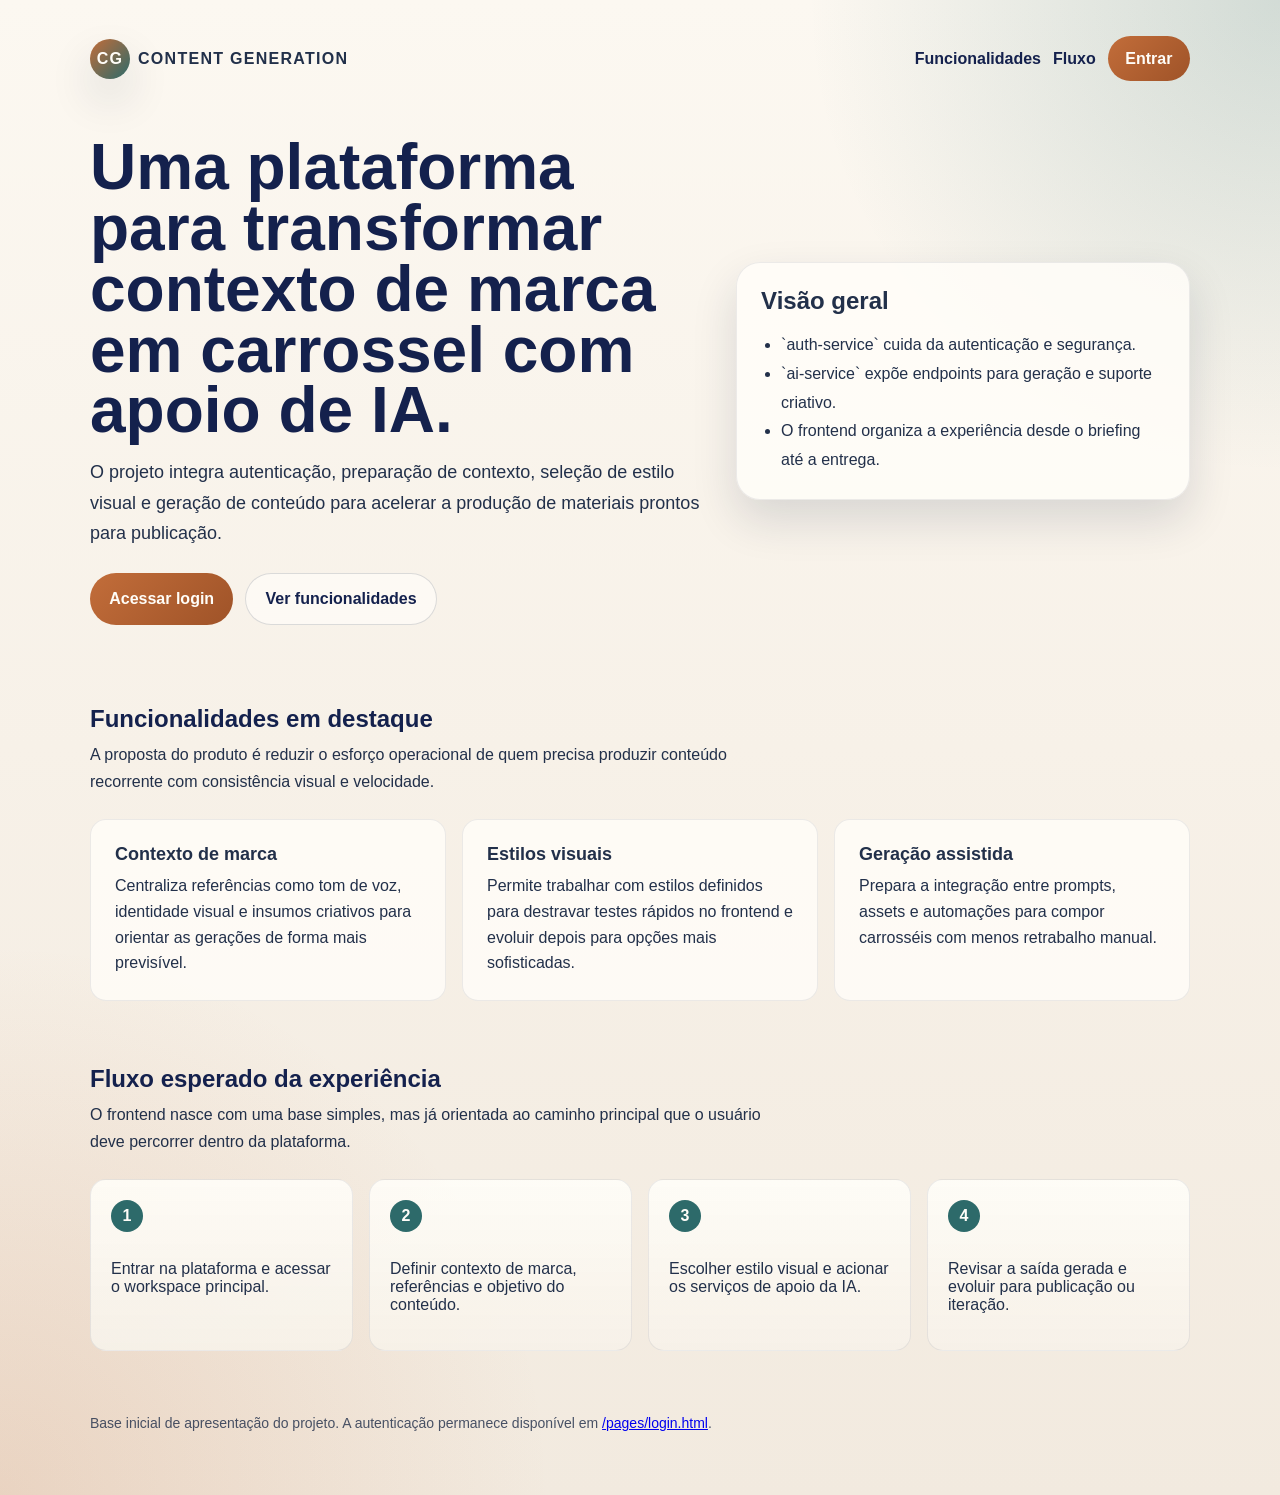
<file: frontend/index.html>
<!DOCTYPE html>
<html lang="pt-BR">
  <head>
    <meta charset="UTF-8" />
    <meta name="viewport" content="width=device-width, initial-scale=1.0" />
    <title>Content Generation | Overview</title>
    <link rel="stylesheet" href=".//css/design-tokens.css" />
    <link rel="stylesheet" href=".//css/home.css" />
  </head>
  <body>
    <div class="home-shell">
      <header class="home-header">
        <div class="home-brand">
          <span class="home-brand-mark">CG</span>
          <span>Content Generation</span>
        </div>
        <nav class="home-nav" aria-label="Navegacao principal">
          <a href="#funcionalidades">Funcionalidades</a>
          <a href="#fluxo">Fluxo</a>
          <a class="home-cta" href="/pages/login.html">Entrar</a>
        </nav>
      </header>

      <main>
        <section class="hero">
          <div class="hero-copy">
            <h1>Uma plataforma para transformar contexto de marca em carrossel com apoio de IA.</h1>
            <p>
              O projeto integra autenticação, preparação de contexto, seleção de estilo visual
              e geração de conteúdo para acelerar a produção de materiais prontos para publicação.
            </p>
            <div class="hero-actions">
              <a class="primary" href="/pages/login.html">Acessar login</a>
              <a class="secondary" href="#funcionalidades">Ver funcionalidades</a>
            </div>
          </div>

          <aside class="hero-panel" aria-label="Resumo do projeto">
            <h2>Visão geral</h2>
            <ul>
              <li>`auth-service` cuida da autenticação e segurança.</li>
              <li>`ai-service` expõe endpoints para geração e suporte criativo.</li>
              <li>O frontend organiza a experiência desde o briefing até a entrega.</li>
            </ul>
          </aside>
        </section>

        <section class="section" id="funcionalidades">
          <h2>Funcionalidades em destaque</h2>
          <p>
            A proposta do produto é reduzir o esforço operacional de quem precisa produzir
            conteúdo recorrente com consistência visual e velocidade.
          </p>

          <div class="feature-grid">
            <article class="feature-card">
              <h3>Contexto de marca</h3>
              <p>
                Centraliza referências como tom de voz, identidade visual e insumos criativos
                para orientar as gerações de forma mais previsível.
              </p>
            </article>

            <article class="feature-card">
              <h3>Estilos visuais</h3>
              <p>
                Permite trabalhar com estilos definidos para destravar testes rápidos no frontend
                e evoluir depois para opções mais sofisticadas.
              </p>
            </article>

            <article class="feature-card">
              <h3>Geração assistida</h3>
              <p>
                Prepara a integração entre prompts, assets e automações para compor carrosséis
                com menos retrabalho manual.
              </p>
            </article>
          </div>
        </section>

        <section class="section" id="fluxo">
          <h2>Fluxo esperado da experiência</h2>
          <p>
            O frontend nasce com uma base simples, mas já orientada ao caminho principal que o
            usuário deve percorrer dentro da plataforma.
          </p>

          <div class="flow-list">
            <article class="flow-step">
              <strong>1</strong>
              <p>Entrar na plataforma e acessar o workspace principal.</p>
            </article>
            <article class="flow-step">
              <strong>2</strong>
              <p>Definir contexto de marca, referências e objetivo do conteúdo.</p>
            </article>
            <article class="flow-step">
              <strong>3</strong>
              <p>Escolher estilo visual e acionar os serviços de apoio da IA.</p>
            </article>
            <article class="flow-step">
              <strong>4</strong>
              <p>Revisar a saída gerada e evoluir para publicação ou iteração.</p>
            </article>
          </div>
        </section>
      </main>

      <footer class="footer-note">
        Base inicial de apresentação do projeto. A autenticação permanece disponível em
        <a href="/pages/login.html">/pages/login.html</a>.
      </footer>
    </div>
  </body>
</html>
</file>
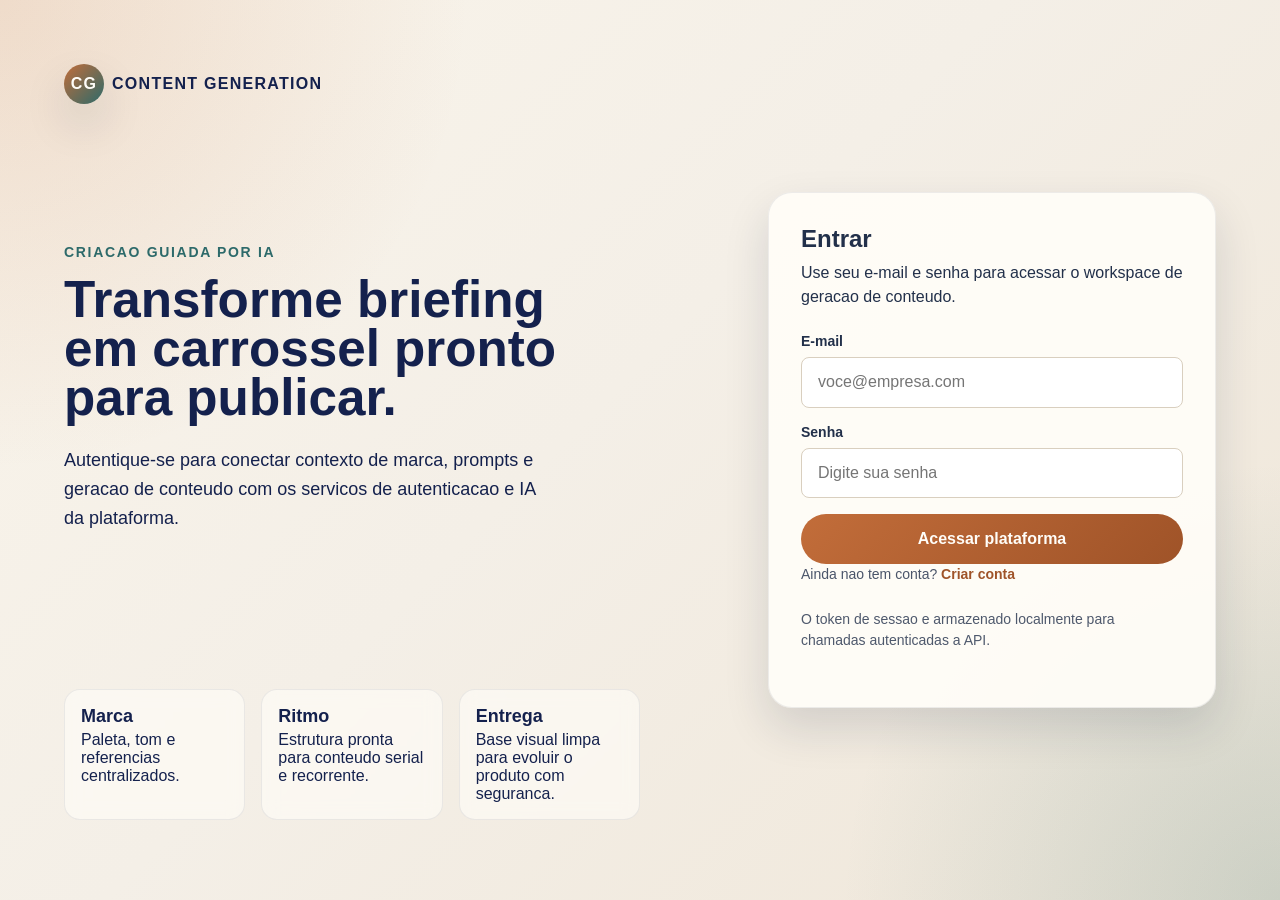
<file: frontend/pages/login.html>
<!DOCTYPE html>
<html lang="pt-BR">
  <head>
    <meta charset="UTF-8" />
    <meta name="viewport" content="width=device-width, initial-scale=1.0" />
    <title>Content Generation | Login</title>
    <link rel="stylesheet" href="../css/design-tokens.css" />
    <link rel="stylesheet" href="../css/login.css" />
  </head>
  <body>
    <main class="login-shell">
      <section class="login-hero" aria-label="Apresentacao da plataforma">
        <div class="login-brand">
          <span class="login-brand-mark">CG</span>
          <a href="/">Content Generation</a>
        </div>

        <div class="login-hero-copy">
          <p class="login-eyebrow">Criacao guiada por IA</p>
          <h1 class="login-title">Transforme briefing em carrossel pronto para publicar.</h1>
          <p class="login-description">
            Autentique-se para conectar contexto de marca, prompts e geracao de conteudo
            com os servicos de autenticacao e IA da plataforma.
          </p>
        </div>

        <ul class="login-highlights" aria-label="Destaques da plataforma">
          <li>
            <strong>Marca</strong>
            Paleta, tom e referencias centralizados.
          </li>
          <li>
            <strong>Ritmo</strong>
            Estrutura pronta para conteudo serial e recorrente.
          </li>
          <li>
            <strong>Entrega</strong>
            Base visual limpa para evoluir o produto com seguranca.
          </li>
        </ul>
      </section>

      <section class="login-panel" aria-label="Formulario de acesso">
        <div class="login-card">
          <h1>Entrar</h1>
          <p>
            Use seu e-mail e senha para acessar o workspace de geracao de conteudo.
          </p>

          <p id="login-feedback" class="login-feedback" aria-live="polite" hidden></p>

          <form class="login-form">
            <div class="login-field">
              <label for="email">E-mail</label>
              <input
                id="email"
                name="email"
                type="email"
                placeholder="voce@empresa.com"
                required
                autocomplete="email"
              />
            </div>

            <div class="login-field">
              <label for="password">Senha</label>
              <input
                id="password"
                name="password"
                type="password"
                placeholder="Digite sua senha"
                required
                autocomplete="current-password"
                minlength="8"
              />
            </div>

            <button class="login-submit" type="submit">Acessar plataforma</button>
          </form>

          <p class="login-switch-link">
            Ainda nao tem conta?
            <a href="/pages/register.html">Criar conta</a>
          </p>

          <p class="login-meta">
            O token de sessao e armazenado localmente para chamadas autenticadas a API.
          </p>
        </div>
      </section>
    </main>
    <script type="module" src="../js/login-page.js?v=20260525"></script>
  </body>
</html>
</file>
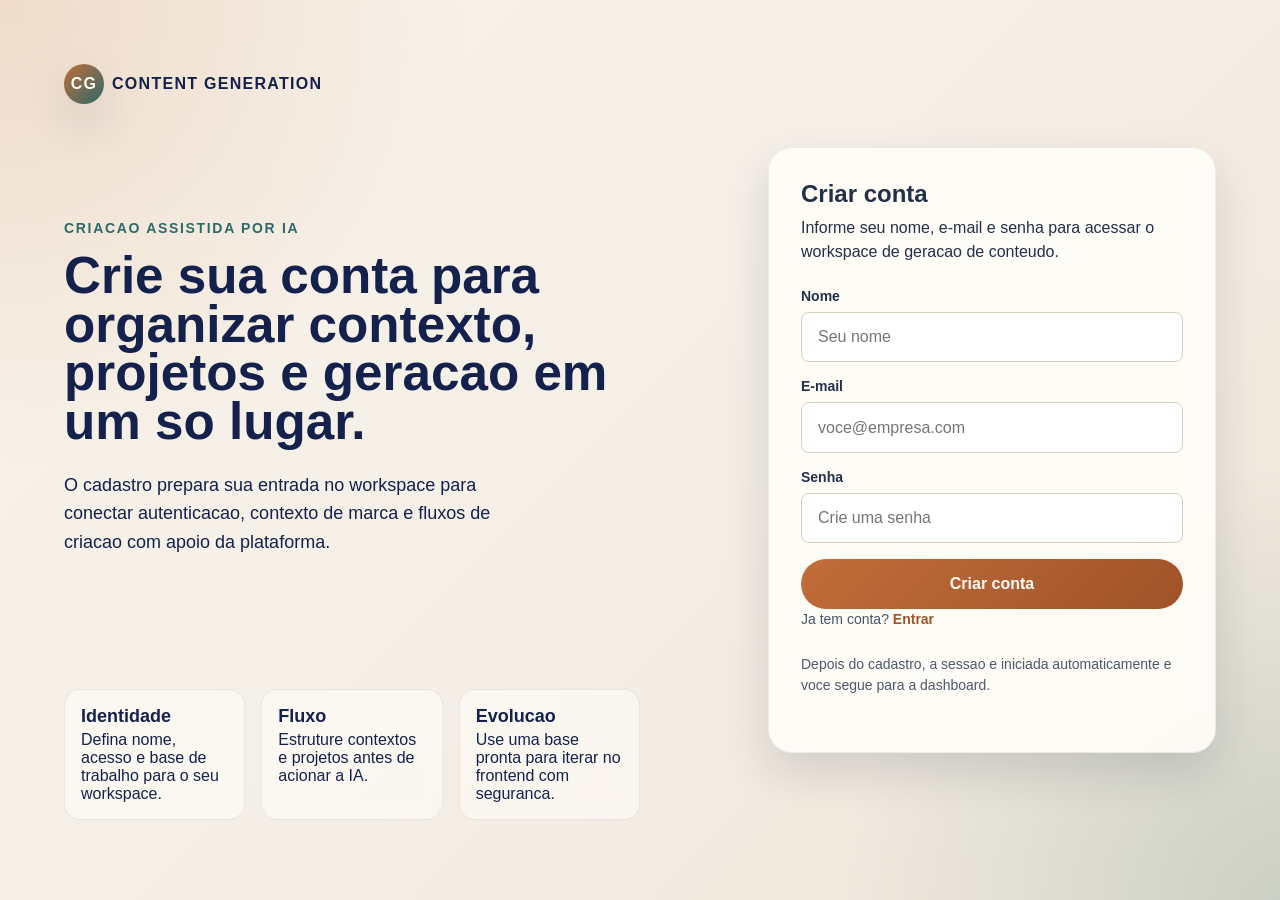
<file: frontend/pages/register.html>
<!DOCTYPE html>
<html lang="pt-BR">
  <head>
    <meta charset="UTF-8" />
    <meta name="viewport" content="width=device-width, initial-scale=1.0" />
    <title>Content Generation | Criar conta</title>
    <link rel="stylesheet" href="../css/design-tokens.css" />
    <link rel="stylesheet" href="../css/login.css" />
  </head>
  <body>
    <main class="login-shell">
      <section class="login-hero" aria-label="Apresentacao da plataforma">
        <div class="login-brand">
          <span class="login-brand-mark">CG</span>
          <a href="/">Content Generation</a>
        </div>

        <div class="login-hero-copy">
          <p class="login-eyebrow">Criacao assistida por IA</p>
          <h1 class="login-title">Crie sua conta para organizar contexto, projetos e geracao em um so lugar.</h1>
          <p class="login-description">
            O cadastro prepara sua entrada no workspace para conectar autenticacao,
            contexto de marca e fluxos de criacao com apoio da plataforma.
          </p>
        </div>

        <ul class="login-highlights" aria-label="Destaques da plataforma">
          <li>
            <strong>Identidade</strong>
            Defina nome, acesso e base de trabalho para o seu workspace.
          </li>
          <li>
            <strong>Fluxo</strong>
            Estruture contextos e projetos antes de acionar a IA.
          </li>
          <li>
            <strong>Evolucao</strong>
            Use uma base pronta para iterar no frontend com seguranca.
          </li>
        </ul>
      </section>

      <section class="login-panel" aria-label="Formulario de cadastro">
        <div class="login-card">
          <h1>Criar conta</h1>
          <p>
            Informe seu nome, e-mail e senha para acessar o workspace de geracao de conteudo.
          </p>

          <p id="register-feedback" class="login-feedback" aria-live="polite" hidden></p>

          <form class="login-form">
            <div class="login-field">
              <label for="name">Nome</label>
              <input
                id="name"
                name="name"
                type="text"
                placeholder="Seu nome"
                autocomplete="name"
                required
                minlength="2"
              />
            </div>

            <div class="login-field">
              <label for="email">E-mail</label>
              <input
                id="email"
                name="email"
                type="email"
                placeholder="voce@empresa.com"
                autocomplete="email"
                required
              />
            </div>

            <div class="login-field">
              <label for="password">Senha</label>
              <input
                id="password"
                name="password"
                type="password"
                placeholder="Crie uma senha"
                autocomplete="new-password"
                required
                minlength="8"
              />
            </div>

            <button class="login-submit" type="submit">Criar conta</button>
          </form>

          <p class="login-switch-link">
            Ja tem conta?
            <a href="/pages/login.html">Entrar</a>
          </p>

          <p class="login-meta">
            Depois do cadastro, a sessao e iniciada automaticamente e voce segue para a dashboard.
          </p>
        </div>
      </section>
    </main>
    <script type="module" src="../js/register-page.js?v=20260525"></script>
  </body>
</html>
</file>
<file: frontend/css/design-tokens.css>
:root {
  --color-ink-strong: #14214d;
  --color-ink: #22304a;
  --color-surface: #fffdf8;
  --color-surface-muted: #f6f1e8;
  --color-line: #d9cfbf;
  --color-primary: #c26d3a;
  --color-primary-strong: #9f5328;
  --color-accent: #2d6a6a;
  --color-success: #2f855a;
  --color-danger: #b54444;
  --color-shadow: rgba(20, 33, 61, 0.14);

  --font-family-heading: "Segoe UI", "Helvetica Neue", Arial, sans-serif;
  --font-family-body: "Trebuchet MS", "Segoe UI", Arial, sans-serif;

  --font-size-100: 0.875rem;
  --font-size-200: 1rem;
  --font-size-300: 1.125rem;
  --font-size-400: 1.5rem;
  --font-size-500: 2.25rem;

  --font-weight-regular: 400;
  --font-weight-medium: 500;
  --font-weight-semibold: 600;
  --font-weight-bold: 700;

  --space-050: 0.25rem;
  --space-100: 0.5rem;
  --space-150: 0.75rem;
  --space-200: 1rem;
  --space-300: 1.5rem;
  --space-400: 2rem;
  --space-500: 3rem;
  --space-600: 4rem;

  --radius-sm: 0.5rem;
  --radius-md: 1rem;
  --radius-lg: 1.5rem;
  --shadow-card: 0 20px 45px var(--color-shadow);
  --content-max-width: 1100px;
}
</file>
<file: frontend/css/home.css>
body {
  margin: 0;
  min-height: 100vh;
  font-family: var(--font-family-body);
  font-size: var(--font-size-200);
  color: var(--color-ink);
  background:
    radial-gradient(circle at top right, rgba(45, 106, 106, 0.2), transparent 24%),
    radial-gradient(circle at bottom left, rgba(194, 109, 58, 0.18), transparent 28%),
    linear-gradient(180deg, #fcf8f1 0%, #f2eadf 100%);
}

* {
  box-sizing: border-box;
}

.home-shell {
  width: min(100% - 3rem, var(--content-max-width));
  margin: 0 auto;
  padding: var(--space-300) 0 var(--space-600);
}

.home-header {
  display: flex;
  align-items: center;
  justify-content: space-between;
  gap: var(--space-200);
  padding: var(--space-150) 0 var(--space-400);
}

.home-brand {
  display: inline-flex;
  align-items: center;
  gap: var(--space-100);
  font-family: var(--font-family-heading);
  font-weight: var(--font-weight-bold);
  letter-spacing: 0.08em;
  text-transform: uppercase;
}

.home-brand-mark {
  width: 2.5rem;
  height: 2.5rem;
  display: inline-flex;
  align-items: center;
  justify-content: center;
  border-radius: 999px;
  color: var(--color-surface);
  background: linear-gradient(135deg, var(--color-primary), var(--color-accent));
  box-shadow: var(--shadow-card);
}

.home-nav {
  display: flex;
  gap: var(--space-150);
  align-items: center;
}

.home-nav a {
  color: var(--color-ink-strong);
  text-decoration: none;
  font-weight: var(--font-weight-semibold);
}

.home-nav .home-cta {
  padding: 0.85rem 1.1rem;
  border-radius: 999px;
  color: var(--color-surface);
  background: linear-gradient(135deg, var(--color-primary), var(--color-primary-strong));
}

.hero {
  display: grid;
  grid-template-columns: minmax(0, 1.15fr) minmax(280px, 0.85fr);
  gap: var(--space-400);
  align-items: center;
  padding: var(--space-300) 0 var(--space-500);
}

.hero-copy h1 {
  margin: 0 0 var(--space-200);
  font-family: var(--font-family-heading);
  font-size: clamp(2.8rem, 5vw, 5rem);
  line-height: 0.95;
  color: var(--color-ink-strong);
}

.hero-copy p {
  margin: 0 0 var(--space-300);
  max-width: 42rem;
  font-size: var(--font-size-300);
  line-height: 1.7;
}

.hero-actions {
  display: flex;
  flex-wrap: wrap;
  gap: var(--space-150);
}

.hero-actions a {
  display: inline-flex;
  align-items: center;
  justify-content: center;
  padding: 1rem 1.2rem;
  border-radius: 999px;
  text-decoration: none;
  font-weight: var(--font-weight-semibold);
}

.hero-actions .primary {
  color: var(--color-surface);
  background: linear-gradient(135deg, var(--color-primary), var(--color-primary-strong));
}

.hero-actions .secondary {
  color: var(--color-ink-strong);
  border: 1px solid rgba(20, 33, 61, 0.15);
  background: rgba(255, 253, 248, 0.7);
}

.hero-panel {
  padding: var(--space-300);
  border: 1px solid rgba(20, 33, 61, 0.08);
  border-radius: var(--radius-lg);
  background: rgba(255, 253, 248, 0.86);
  box-shadow: var(--shadow-card);
}

.hero-panel h2 {
  margin: 0 0 var(--space-200);
  font-family: var(--font-family-heading);
  font-size: var(--font-size-400);
}

.hero-panel ul {
  margin: 0;
  padding-left: 1.25rem;
  line-height: 1.8;
}

.section {
  padding: var(--space-400) 0;
}

.section h2 {
  margin: 0 0 var(--space-100);
  font-family: var(--font-family-heading);
  font-size: var(--font-size-400);
  color: var(--color-ink-strong);
}

.section > p {
  margin: 0 0 var(--space-300);
  max-width: 44rem;
  line-height: 1.7;
}

.feature-grid {
  display: grid;
  grid-template-columns: repeat(3, minmax(0, 1fr));
  gap: var(--space-200);
}

.feature-card {
  padding: var(--space-300);
  border: 1px solid rgba(20, 33, 61, 0.08);
  border-radius: var(--radius-md);
  background: rgba(255, 253, 248, 0.82);
}

.feature-card h3 {
  margin: 0 0 var(--space-100);
  font-family: var(--font-family-heading);
  font-size: var(--font-size-300);
}

.feature-card p {
  margin: 0;
  line-height: 1.6;
}

.flow-list {
  display: grid;
  grid-template-columns: repeat(4, minmax(0, 1fr));
  gap: var(--space-200);
}

.flow-step {
  padding: var(--space-250, 1.25rem);
  border-radius: var(--radius-md);
  background: linear-gradient(180deg, rgba(255, 253, 248, 0.9), rgba(246, 241, 232, 0.95));
  border: 1px solid rgba(20, 33, 61, 0.08);
}

.flow-step strong {
  display: inline-flex;
  width: 2rem;
  height: 2rem;
  align-items: center;
  justify-content: center;
  margin-bottom: var(--space-150);
  border-radius: 999px;
  color: var(--color-surface);
  background: var(--color-accent);
}

.footer-note {
  padding-top: var(--space-400);
  color: rgba(34, 48, 74, 0.82);
  font-size: var(--font-size-100);
}

@media (max-width: 960px) {
  .hero,
  .feature-grid,
  .flow-list {
    grid-template-columns: 1fr;
  }
}

@media (max-width: 640px) {
  .home-shell {
    width: min(100% - 1.5rem, var(--content-max-width));
  }

  .home-header {
    flex-direction: column;
    align-items: flex-start;
  }
}
</file>
<file: frontend/css/login.css>
body {
  margin: 0;
  min-height: 100vh;
  font-family: var(--font-family-body);
  font-size: var(--font-size-200);
  color: var(--color-ink);
  background:
    radial-gradient(circle at top left, rgba(194, 109, 58, 0.18), transparent 30%),
    radial-gradient(circle at bottom right, rgba(45, 106, 106, 0.18), transparent 28%),
    linear-gradient(135deg, #f9f4ea 0%, #f4efe7 46%, #efe6d8 100%);
}

* {
  box-sizing: border-box;
}

.login-shell {
  min-height: 100vh;
  display: grid;
  grid-template-columns: minmax(280px, 1.1fr) minmax(320px, 0.9fr);
}

.login-hero {
  display: flex;
  flex-direction: column;
  justify-content: space-between;
  padding: var(--space-600);
  color: var(--color-ink-strong);
}

.login-brand {
  display: inline-flex;
  align-items: center;
  gap: var(--space-100);
  font-family: var(--font-family-heading);
  font-weight: var(--font-weight-bold);
  letter-spacing: 0.08em;
  text-transform: uppercase;
}

.login-brand a {
  color: inherit;
  text-decoration: none;
}

.login-brand-mark {
  width: 2.5rem;
  height: 2.5rem;
  display: inline-flex;
  align-items: center;
  justify-content: center;
  border-radius: 999px;
  color: var(--color-surface);
  background: linear-gradient(135deg, var(--color-primary), var(--color-accent));
  box-shadow: var(--shadow-card);
}

.login-hero-copy {
  max-width: 34rem;
}

.login-eyebrow {
  margin: 0 0 var(--space-200);
  font-size: var(--font-size-100);
  font-weight: var(--font-weight-semibold);
  letter-spacing: 0.12em;
  text-transform: uppercase;
  color: var(--color-accent);
}

.login-title {
  margin: 0 0 var(--space-300);
  font-family: var(--font-family-heading);
  font-size: clamp(2.5rem, 4vw, 4.5rem);
  line-height: 0.95;
}

.login-description {
  margin: 0;
  max-width: 30rem;
  font-size: var(--font-size-300);
  line-height: 1.6;
}

.login-highlights {
  display: grid;
  grid-template-columns: repeat(3, minmax(0, 1fr));
  gap: var(--space-200);
  padding: 0;
  list-style: none;
}

.login-highlights li {
  padding: var(--space-200);
  border: 1px solid rgba(34, 48, 74, 0.08);
  border-radius: var(--radius-md);
  background: rgba(255, 253, 248, 0.6);
  backdrop-filter: blur(8px);
}

.login-highlights strong {
  display: block;
  margin-bottom: var(--space-050);
  font-family: var(--font-family-heading);
  font-size: var(--font-size-300);
}

.login-panel {
  display: flex;
  align-items: center;
  justify-content: center;
  padding: var(--space-400);
}

.login-card {
  width: min(100%, 28rem);
  padding: var(--space-400);
  border: 1px solid rgba(34, 48, 74, 0.08);
  border-radius: var(--radius-lg);
  background: rgba(255, 253, 248, 0.92);
  box-shadow: var(--shadow-card);
}

.login-card h1 {
  margin: 0 0 var(--space-100);
  font-family: var(--font-family-heading);
  font-size: var(--font-size-400);
}

.login-card p {
  margin: 0 0 var(--space-300);
  line-height: 1.5;
}

.login-form {
  display: grid;
  gap: var(--space-200);
}

.login-field {
  display: grid;
  gap: var(--space-100);
}

.login-field label {
  font-size: var(--font-size-100);
  font-weight: var(--font-weight-semibold);
}

.login-field input {
  width: 100%;
  padding: 0.95rem 1rem;
  border: 1px solid var(--color-line);
  border-radius: var(--radius-sm);
  font: inherit;
  color: var(--color-ink-strong);
  background: #fff;
}

.login-field input:focus {
  outline: 2px solid rgba(45, 106, 106, 0.2);
  border-color: var(--color-accent);
}

.login-submit {
  border: 0;
  border-radius: 999px;
  padding: 1rem 1.25rem;
  font: inherit;
  font-weight: var(--font-weight-semibold);
  color: var(--color-surface);
  background: linear-gradient(135deg, var(--color-primary), var(--color-primary-strong));
  cursor: pointer;
}

.login-meta {
  margin-top: var(--space-300);
  font-size: var(--font-size-100);
  color: rgba(34, 48, 74, 0.8);
}

.login-feedback {
  margin: 0 0 var(--space-200);
  padding: 0.75rem 1rem;
  border-radius: var(--radius-sm);
  font-size: var(--font-size-100);
}

.login-feedback.is-error {
  color: #7a1f1f;
  background: rgba(185, 64, 64, 0.12);
}

.login-feedback.is-success {
  color: #1f5c3d;
  background: rgba(74, 163, 113, 0.14);
}

.login-submit:disabled {
  opacity: 0.7;
  cursor: not-allowed;
}

.login-switch-link {
  margin-top: var(--space-250, 1.25rem);
  margin-bottom: 0;
  font-size: var(--font-size-100);
  color: rgba(34, 48, 74, 0.82);
}

.login-switch-link a {
  color: var(--color-primary-strong);
  font-weight: var(--font-weight-semibold);
  text-decoration: none;
}

@media (max-width: 960px) {
  .login-shell {
    grid-template-columns: 1fr;
  }

  .login-hero {
    padding: var(--space-400);
    gap: var(--space-400);
  }

  .login-highlights {
    grid-template-columns: 1fr;
  }
}

@media (max-width: 640px) {
  .login-panel,
  .login-hero {
    padding: var(--space-300);
  }

  .login-card {
    padding: var(--space-300);
  }
}
</file>
